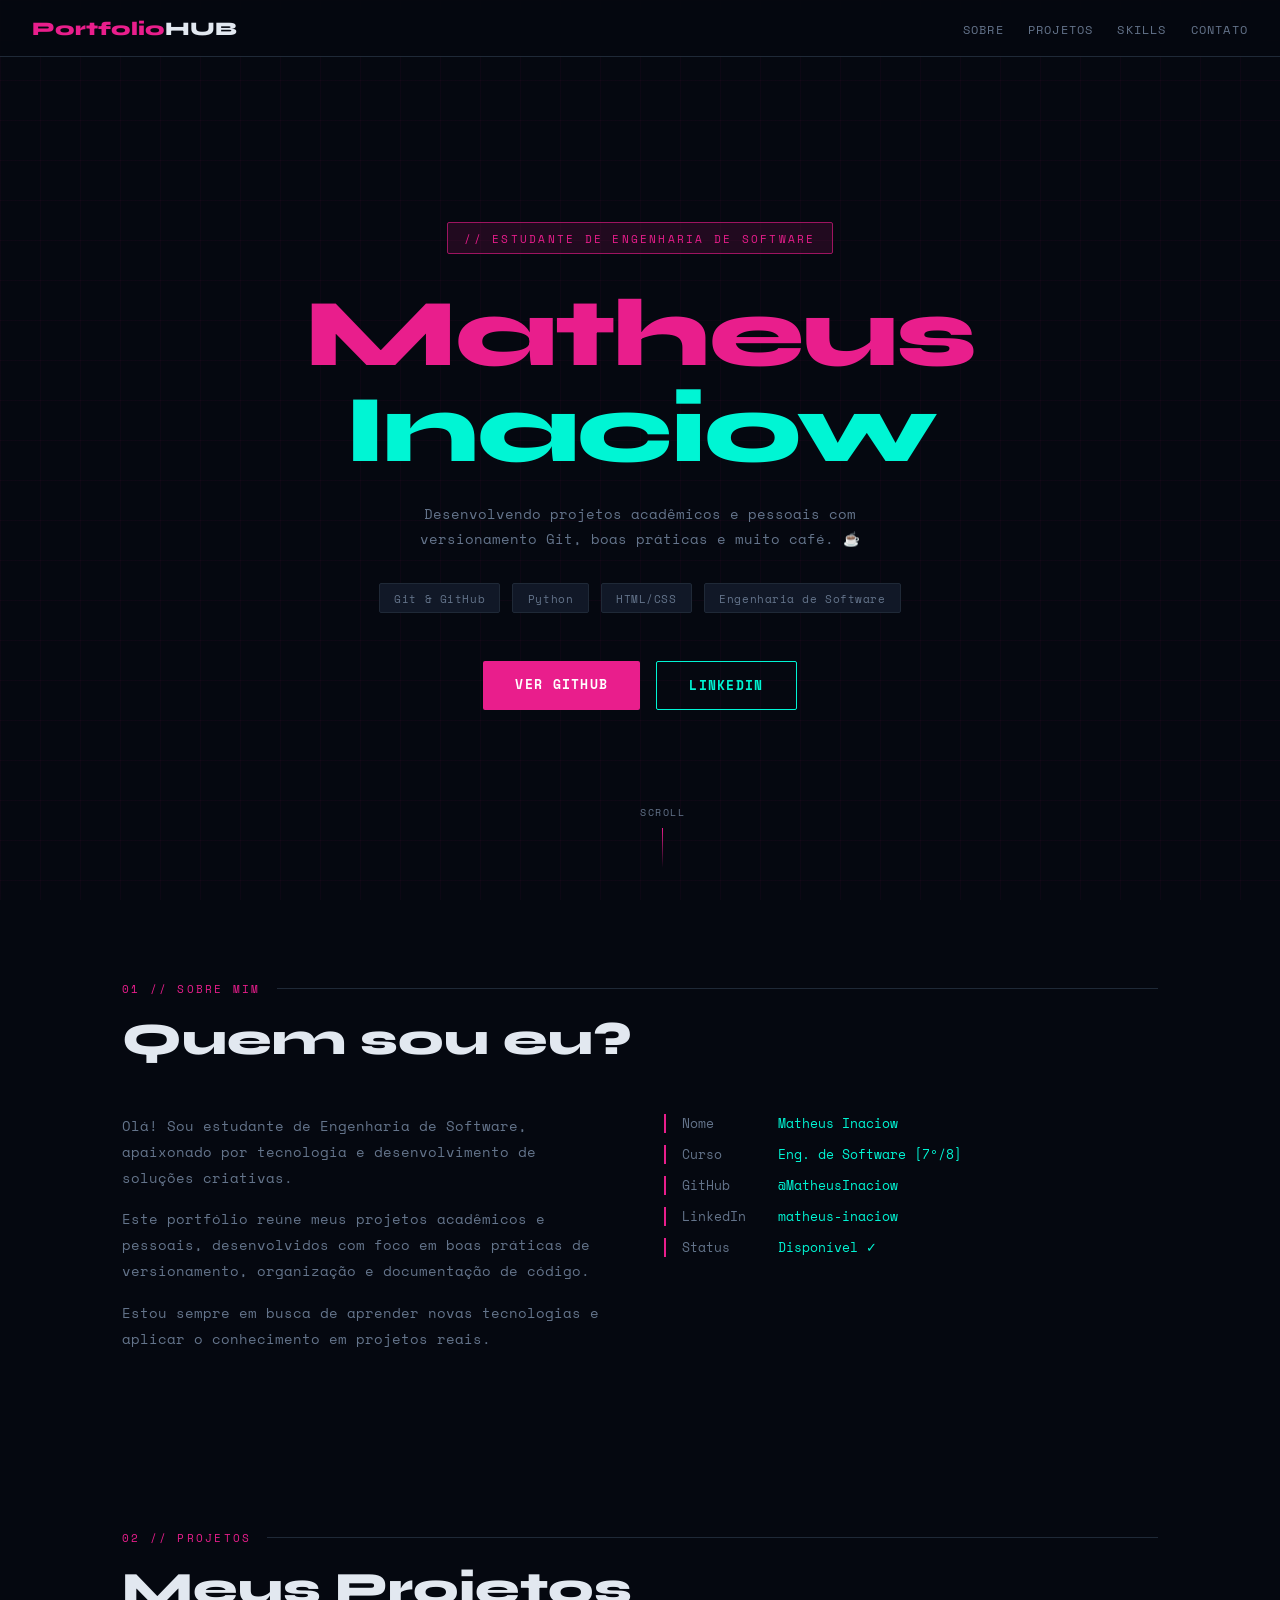
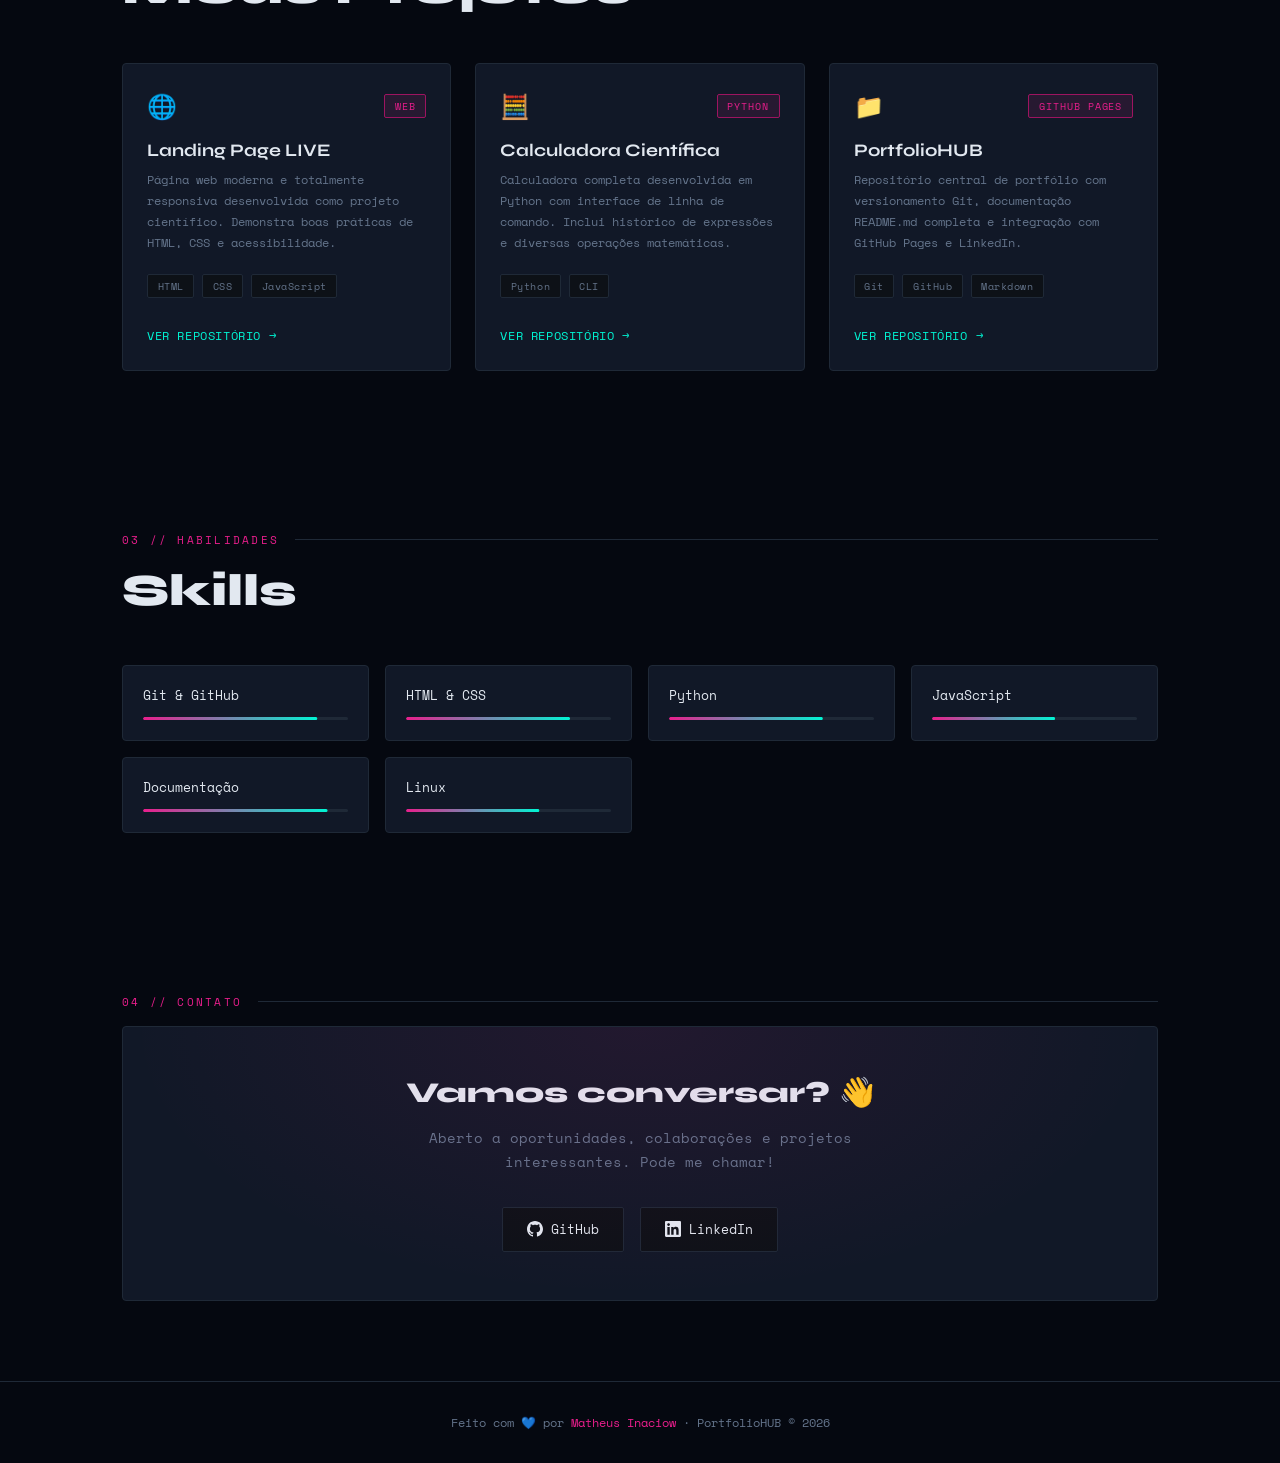
<file: index.html>
<!DOCTYPE html>
<html lang="pt-BR">
<head>
<meta charset="UTF-8">
<meta name="viewport" content="width=device-width, initial-scale=1.0">
<title>PortfolioHUB — Matheus Inaciow</title>
<link href="https://fonts.googleapis.com/css2?family=Space+Mono:wght@400;700&family=Syne:wght@400;600;800&display=swap" rel="stylesheet">
<style>
  :root {
    --bg: #050810;
    --surface: #0d1117;
    --card: #111827;
    --border: #1f2937;
    --pink: #e91e8c;
    --pink-dim: #9d1460;
    --cyan: #00f5d4;
    --yellow: #ffd60a;
    --text: #e2e8f0;
    --muted: #64748b;
    --mono: 'Space Mono', monospace;
    --display: 'Syne', sans-serif;
  }

  *, *::before, *::after { box-sizing: border-box; margin: 0; padding: 0; }

  html { scroll-behavior: smooth; }

  body {
    background: var(--bg);
    color: var(--text);
    font-family: var(--mono);
    overflow-x: hidden;
  }

  /* ── GRID BACKGROUND ── */
  body::before {
    content: '';
    position: fixed;
    inset: 0;
    background-image:
      linear-gradient(rgba(233,30,140,.04) 1px, transparent 1px),
      linear-gradient(90deg, rgba(233,30,140,.04) 1px, transparent 1px);
    background-size: 40px 40px;
    pointer-events: none;
    z-index: 0;
  }

  /* ── NAV ── */
  nav {
    position: fixed;
    top: 0; left: 0; right: 0;
    z-index: 100;
    display: flex;
    align-items: center;
    justify-content: space-between;
    padding: 1rem 2rem;
    background: rgba(5,8,16,.85);
    backdrop-filter: blur(12px);
    border-bottom: 1px solid var(--border);
  }

  .nav-logo {
    font-family: var(--display);
    font-size: 1.2rem;
    font-weight: 800;
    color: var(--text);
    text-decoration: none;
  }
  .nav-logo span { color: var(--pink); }

  .nav-links { display: flex; gap: 1.5rem; list-style: none; }
  .nav-links a {
    color: var(--muted);
    text-decoration: none;
    font-size: .75rem;
    letter-spacing: .1em;
    text-transform: uppercase;
    transition: color .2s;
  }
  .nav-links a:hover { color: var(--cyan); }

  /* ── HERO ── */
  .hero {
    position: relative;
    min-height: 100vh;
    display: flex;
    flex-direction: column;
    align-items: center;
    justify-content: center;
    text-align: center;
    padding: 6rem 2rem 4rem;
    z-index: 1;
  }

  .hero-tag {
    display: inline-block;
    background: rgba(233,30,140,.12);
    border: 1px solid var(--pink-dim);
    color: var(--pink);
    font-size: .7rem;
    letter-spacing: .2em;
    text-transform: uppercase;
    padding: .4rem 1rem;
    border-radius: 2px;
    margin-bottom: 2rem;
    animation: fadeUp .6s ease both;
  }

  .hero h1 {
    font-family: var(--display);
    font-size: clamp(2.5rem, 8vw, 6rem);
    font-weight: 800;
    line-height: 1;
    letter-spacing: -.02em;
    animation: fadeUp .6s .1s ease both;
  }
  .hero h1 .pink { color: var(--pink); }
  .hero h1 .cyan { color: var(--cyan); }

  .hero-sub {
    margin-top: 1.5rem;
    color: var(--muted);
    font-size: .85rem;
    max-width: 500px;
    line-height: 1.8;
    animation: fadeUp .6s .2s ease both;
  }

  .hero-badges {
    display: flex;
    gap: .75rem;
    flex-wrap: wrap;
    justify-content: center;
    margin-top: 2rem;
    animation: fadeUp .6s .3s ease both;
  }

  .badge {
    background: var(--card);
    border: 1px solid var(--border);
    padding: .35rem .9rem;
    border-radius: 2px;
    font-size: .7rem;
    color: var(--muted);
    letter-spacing: .05em;
  }

  .hero-cta {
    display: flex;
    gap: 1rem;
    flex-wrap: wrap;
    justify-content: center;
    margin-top: 3rem;
    animation: fadeUp .6s .4s ease both;
  }

  .btn-primary {
    background: var(--pink);
    color: #fff;
    border: none;
    padding: .85rem 2rem;
    font-family: var(--mono);
    font-size: .8rem;
    font-weight: 700;
    letter-spacing: .1em;
    text-transform: uppercase;
    text-decoration: none;
    cursor: pointer;
    border-radius: 2px;
    transition: background .2s, transform .15s;
  }
  .btn-primary:hover { background: var(--pink-dim); transform: translateY(-2px); }

  .btn-outline {
    background: transparent;
    color: var(--cyan);
    border: 1px solid var(--cyan);
    padding: .85rem 2rem;
    font-family: var(--mono);
    font-size: .8rem;
    font-weight: 700;
    letter-spacing: .1em;
    text-transform: uppercase;
    text-decoration: none;
    cursor: pointer;
    border-radius: 2px;
    transition: background .2s, transform .15s;
  }
  .btn-outline:hover { background: rgba(0,245,212,.08); transform: translateY(-2px); }

  /* ── SCROLL INDICATOR ── */
  .scroll-hint {
    position: absolute;
    bottom: 2rem;
    left: 50%;
    transform: translateX(-50%);
    display: flex;
    flex-direction: column;
    align-items: center;
    gap: .5rem;
    color: var(--muted);
    font-size: .65rem;
    letter-spacing: .15em;
    text-transform: uppercase;
    animation: fadeUp .6s .6s ease both;
  }
  .scroll-hint .line {
    width: 1px;
    height: 40px;
    background: linear-gradient(var(--pink), transparent);
    animation: lineGrow 1.5s ease-in-out infinite;
  }

  /* ── SECTIONS ── */
  section {
    position: relative;
    z-index: 1;
    padding: 5rem 2rem;
    max-width: 1100px;
    margin: 0 auto;
  }

  .section-label {
    display: flex;
    align-items: center;
    gap: 1rem;
    color: var(--pink);
    font-size: .7rem;
    letter-spacing: .2em;
    text-transform: uppercase;
    margin-bottom: 1rem;
  }
  .section-label::after {
    content: '';
    flex: 1;
    height: 1px;
    background: var(--border);
  }

  .section-title {
    font-family: var(--display);
    font-size: clamp(1.8rem, 4vw, 2.8rem);
    font-weight: 800;
    margin-bottom: 3rem;
  }

  /* ── SOBRE MIM ── */
  .about-grid {
    display: grid;
    grid-template-columns: 1fr 1fr;
    gap: 3rem;
    align-items: start;
  }
  @media (max-width: 700px) { .about-grid { grid-template-columns: 1fr; } }

  .about-text p {
    color: var(--muted);
    line-height: 1.9;
    font-size: .85rem;
    margin-bottom: 1rem;
  }

  .info-list { list-style: none; display: flex; flex-direction: column; gap: .75rem; }
  .info-list li {
    display: flex;
    gap: 1rem;
    font-size: .8rem;
    border-left: 2px solid var(--pink);
    padding-left: 1rem;
  }
  .info-list .label { color: var(--muted); min-width: 80px; }
  .info-list .value { color: var(--cyan); }

  /* ── PROJETOS ── */
  .projects-grid {
    display: grid;
    grid-template-columns: repeat(auto-fill, minmax(300px, 1fr));
    gap: 1.5rem;
  }

  .project-card {
    background: var(--card);
    border: 1px solid var(--border);
    border-radius: 4px;
    padding: 1.5rem;
    transition: border-color .2s, transform .2s;
    position: relative;
    overflow: hidden;
  }
  .project-card::before {
    content: '';
    position: absolute;
    top: 0; left: 0;
    width: 100%; height: 2px;
    background: var(--pink);
    transform: scaleX(0);
    transform-origin: left;
    transition: transform .3s;
  }
  .project-card:hover { border-color: var(--pink-dim); transform: translateY(-4px); }
  .project-card:hover::before { transform: scaleX(1); }

  .card-header { display: flex; align-items: center; justify-content: space-between; margin-bottom: 1rem; }
  .card-icon { font-size: 1.5rem; }
  .card-tag {
    background: rgba(233,30,140,.1);
    border: 1px solid var(--pink-dim);
    color: var(--pink);
    font-size: .6rem;
    letter-spacing: .1em;
    text-transform: uppercase;
    padding: .25rem .6rem;
    border-radius: 2px;
  }

  .card-title {
    font-family: var(--display);
    font-size: 1.1rem;
    font-weight: 700;
    margin-bottom: .5rem;
  }

  .card-desc { color: var(--muted); font-size: .78rem; line-height: 1.7; margin-bottom: 1.25rem; }

  .card-techs { display: flex; gap: .5rem; flex-wrap: wrap; margin-bottom: 1.5rem; }
  .tech-pill {
    background: var(--surface);
    border: 1px solid var(--border);
    color: var(--muted);
    font-size: .65rem;
    padding: .2rem .6rem;
    border-radius: 2px;
    letter-spacing: .05em;
  }

  .card-link {
    display: inline-flex;
    align-items: center;
    gap: .5rem;
    color: var(--cyan);
    font-size: .75rem;
    text-decoration: none;
    letter-spacing: .05em;
    text-transform: uppercase;
    transition: gap .2s;
  }
  .card-link:hover { gap: .75rem; }
  .card-link::after { content: '→'; }

  /* ── SKILLS ── */
  .skills-grid {
    display: grid;
    grid-template-columns: repeat(auto-fill, minmax(200px, 1fr));
    gap: 1rem;
  }

  .skill-item {
    background: var(--card);
    border: 1px solid var(--border);
    padding: 1.25rem;
    border-radius: 4px;
    transition: border-color .2s;
  }
  .skill-item:hover { border-color: var(--cyan); }

  .skill-name { font-size: .8rem; margin-bottom: .75rem; }
  .skill-bar {
    height: 3px;
    background: var(--border);
    border-radius: 2px;
    overflow: hidden;
  }
  .skill-fill {
    height: 100%;
    background: linear-gradient(90deg, var(--pink), var(--cyan));
    border-radius: 2px;
    transform: scaleX(0);
    transform-origin: left;
    transition: transform 1s ease;
  }
  .skill-item.visible .skill-fill { transform: scaleX(1); }

  /* ── CONTATO ── */
  .contact-box {
    background: var(--card);
    border: 1px solid var(--border);
    border-radius: 4px;
    padding: 3rem;
    text-align: center;
    position: relative;
    overflow: hidden;
  }
  .contact-box::before {
    content: '';
    position: absolute;
    inset: 0;
    background: radial-gradient(ellipse at 50% 0%, rgba(233,30,140,.08) 0%, transparent 70%);
    pointer-events: none;
  }

  .contact-box h3 {
    font-family: var(--display);
    font-size: 1.8rem;
    font-weight: 800;
    margin-bottom: 1rem;
  }
  .contact-box p { color: var(--muted); font-size: .85rem; line-height: 1.8; margin-bottom: 2rem; max-width: 500px; margin-inline: auto; margin-bottom: 2rem; }

  .contact-links { display: flex; gap: 1rem; justify-content: center; flex-wrap: wrap; }
  .contact-link {
    display: flex;
    align-items: center;
    gap: .5rem;
    background: var(--surface);
    border: 1px solid var(--border);
    color: var(--text);
    text-decoration: none;
    padding: .75rem 1.5rem;
    border-radius: 2px;
    font-size: .8rem;
    transition: border-color .2s, color .2s;
  }
  .contact-link:hover { border-color: var(--pink); color: var(--pink); }

  /* ── FOOTER ── */
  footer {
    position: relative;
    z-index: 1;
    border-top: 1px solid var(--border);
    padding: 2rem;
    text-align: center;
    color: var(--muted);
    font-size: .75rem;
  }
  footer span { color: var(--pink); }

  /* ── ANIMATIONS ── */
  @keyframes fadeUp {
    from { opacity: 0; transform: translateY(20px); }
    to   { opacity: 1; transform: translateY(0); }
  }
  @keyframes lineGrow {
    0%, 100% { opacity: .3; transform: scaleY(1); }
    50%       { opacity: 1; transform: scaleY(1.3); }
  }

  .reveal {
    opacity: 0;
    transform: translateY(30px);
    transition: opacity .6s ease, transform .6s ease;
  }
  .reveal.visible { opacity: 1; transform: translateY(0); }
</style>
</head>
<body>

<!-- NAV -->
<nav>
  <a class="nav-logo" href="#"><span>Portfolio</span>HUB</a>
  <ul class="nav-links">
    <li><a href="#sobre">Sobre</a></li>
    <li><a href="#projetos">Projetos</a></li>
    <li><a href="#skills">Skills</a></li>
    <li><a href="#contato">Contato</a></li>
  </ul>
</nav>

<!-- HERO -->
<div class="hero">
  <div class="hero-tag">// estudante de engenharia de software</div>
  <h1>
    <span class="pink">Matheus</span><br>
    <span class="cyan">Inaciow</span>
  </h1>
  <p class="hero-sub">
    Desenvolvendo projetos acadêmicos e pessoais com versionamento Git, boas práticas e muito café. ☕
  </p>
  <div class="hero-badges">
    <span class="badge">Git & GitHub</span>
    <span class="badge">Python</span>
    <span class="badge">HTML/CSS</span>
    <span class="badge">Engenharia de Software</span>
  </div>
  <div class="hero-cta">
    <a class="btn-primary" href="https://github.com/MatheusInaciow" target="_blank">Ver GitHub</a>
    <a class="btn-outline" href="https://www.linkedin.com/in/matheus-inaciow-3b5a30269/" target="_blank">LinkedIn</a>
  </div>
  <div class="scroll-hint">
    <span>scroll</span>
    <div class="line"></div>
  </div>
</div>

<!-- SOBRE MIM -->
<section id="sobre">
  <div class="section-label">01 // sobre mim</div>
  <h2 class="section-title reveal">Quem sou eu?</h2>
  <div class="about-grid reveal">
    <div class="about-text">
      <p>Olá! Sou estudante de Engenharia de Software, apaixonado por tecnologia e desenvolvimento de soluções criativas.</p>
      <p>Este portfólio reúne meus projetos acadêmicos e pessoais, desenvolvidos com foco em boas práticas de versionamento, organização e documentação de código.</p>
      <p>Estou sempre em busca de aprender novas tecnologias e aplicar o conhecimento em projetos reais.</p>
    </div>
    <ul class="info-list">
      <li><span class="label">Nome</span><span class="value">Matheus Inaciow</span></li>
      <li><span class="label">Curso</span><span class="value">Eng. de Software [7º/8]</span></li>
      <li><span class="label">GitHub</span><span class="value">@MatheusInaciow</span></li>
      <li><span class="label">LinkedIn</span><span class="value">matheus-inaciow</span></li>
      <li><span class="label">Status</span><span class="value">Disponível ✓</span></li>
    </ul>
  </div>
</section>

<!-- PROJETOS -->
<section id="projetos">
  <div class="section-label">02 // projetos</div>
  <h2 class="section-title reveal">Meus Projetos</h2>
  <div class="projects-grid">

    <div class="project-card reveal">
      <div class="card-header">
        <span class="card-icon">🌐</span>
        <span class="card-tag">Web</span>
      </div>
      <div class="card-title">Landing Page LIVE</div>
      <p class="card-desc">Página web moderna e totalmente responsiva desenvolvida como projeto científico. Demonstra boas práticas de HTML, CSS e acessibilidade.</p>
      <div class="card-techs">
        <span class="tech-pill">HTML</span>
        <span class="tech-pill">CSS</span>
        <span class="tech-pill">JavaScript</span>
      </div>
      <a class="card-link" href="https://github.com/MatheusInaciow/PortfolioHUB" target="_blank">Ver repositório</a>
    </div>

    <div class="project-card reveal">
      <div class="card-header">
        <span class="card-icon">🧮</span>
        <span class="card-tag">Python</span>
      </div>
      <div class="card-title">Calculadora Científica</div>
      <p class="card-desc">Calculadora completa desenvolvida em Python com interface de linha de comando. Inclui histórico de expressões e diversas operações matemáticas.</p>
      <div class="card-techs">
        <span class="tech-pill">Python</span>
        <span class="tech-pill">CLI</span>
      </div>
      <a class="card-link" href="https://github.com/MatheusInaciow/PortfolioHUB" target="_blank">Ver repositório</a>
    </div>

    <div class="project-card reveal">
      <div class="card-header">
        <span class="card-icon">📁</span>
        <span class="card-tag">GitHub Pages</span>
      </div>
      <div class="card-title">PortfolioHUB</div>
      <p class="card-desc">Repositório central de portfólio com versionamento Git, documentação README.md completa e integração com GitHub Pages e LinkedIn.</p>
      <div class="card-techs">
        <span class="tech-pill">Git</span>
        <span class="tech-pill">GitHub</span>
        <span class="tech-pill">Markdown</span>
      </div>
      <a class="card-link" href="https://github.com/MatheusInaciow/PortfolioHUB" target="_blank">Ver repositório</a>
    </div>

  </div>
</section>

<!-- SKILLS -->
<section id="skills">
  <div class="section-label">03 // habilidades</div>
  <h2 class="section-title reveal">Skills</h2>
  <div class="skills-grid">
    <div class="skill-item reveal"><div class="skill-name">Git & GitHub</div><div class="skill-bar"><div class="skill-fill" style="--w:.85"></div></div></div>
    <div class="skill-item reveal"><div class="skill-name">HTML & CSS</div><div class="skill-bar"><div class="skill-fill" style="--w:.80"></div></div></div>
    <div class="skill-item reveal"><div class="skill-name">Python</div><div class="skill-bar"><div class="skill-fill" style="--w:.75"></div></div></div>
    <div class="skill-item reveal"><div class="skill-name">JavaScript</div><div class="skill-bar"><div class="skill-fill" style="--w:.60"></div></div></div>
    <div class="skill-item reveal"><div class="skill-name">Documentação</div><div class="skill-bar"><div class="skill-fill" style="--w:.90"></div></div></div>
    <div class="skill-item reveal"><div class="skill-name">Linux</div><div class="skill-bar"><div class="skill-fill" style="--w:.65"></div></div></div>
  </div>
</section>

<!-- CONTATO -->
<section id="contato">
  <div class="section-label">04 // contato</div>
  <div class="contact-box reveal">
    <h3>Vamos conversar? 👋</h3>
    <p>Aberto a oportunidades, colaborações e projetos interessantes. Pode me chamar!</p>
    <div class="contact-links">
      <a class="contact-link" href="https://github.com/MatheusInaciow" target="_blank">
        <svg width="16" height="16" viewBox="0 0 24 24" fill="currentColor"><path d="M12 0C5.37 0 0 5.37 0 12c0 5.3 3.438 9.8 8.205 11.385.6.113.82-.258.82-.577 0-.285-.01-1.04-.015-2.04-3.338.724-4.042-1.61-4.042-1.61-.546-1.385-1.335-1.755-1.335-1.755-1.087-.744.084-.729.084-.729 1.205.084 1.838 1.236 1.838 1.236 1.07 1.835 2.809 1.305 3.495.998.108-.776.417-1.305.76-1.605-2.665-.3-5.466-1.332-5.466-5.93 0-1.31.465-2.38 1.235-3.22-.135-.303-.54-1.523.105-3.176 0 0 1.005-.322 3.3 1.23.96-.267 1.98-.399 3-.405 1.02.006 2.04.138 3 .405 2.28-1.552 3.285-1.23 3.285-1.23.645 1.653.24 2.873.12 3.176.765.84 1.23 1.91 1.23 3.22 0 4.61-2.805 5.625-5.475 5.92.42.36.81 1.096.81 2.22 0 1.605-.015 2.896-.015 3.286 0 .315.21.69.825.57C20.565 21.795 24 17.295 24 12c0-6.63-5.37-12-12-12"/></svg>
        GitHub
      </a>
      <a class="contact-link" href="https://www.linkedin.com/in/matheus-inaciow-3b5a30269/" target="_blank">
        <svg width="16" height="16" viewBox="0 0 24 24" fill="currentColor"><path d="M20.447 20.452h-3.554v-5.569c0-1.328-.027-3.037-1.852-3.037-1.853 0-2.136 1.445-2.136 2.939v5.667H9.351V9h3.414v1.561h.046c.477-.9 1.637-1.85 3.37-1.85 3.601 0 4.267 2.37 4.267 5.455v6.286zM5.337 7.433c-1.144 0-2.063-.926-2.063-2.065 0-1.138.92-2.063 2.063-2.063 1.14 0 2.064.925 2.064 2.063 0 1.139-.925 2.065-2.064 2.065zm1.782 13.019H3.555V9h3.564v11.452zM22.225 0H1.771C.792 0 0 .774 0 1.729v20.542C0 23.227.792 24 1.771 24h20.451C23.2 24 24 23.227 24 22.271V1.729C24 .774 23.2 0 22.222 0h.003z"/></svg>
        LinkedIn
      </a>
    </div>
  </div>
</section>

<footer>
  <p>Feito com 💙 por <span>Matheus Inaciow</span> · PortfolioHUB © 2026</p>
</footer>

<script>
  // Reveal on scroll
  const reveals = document.querySelectorAll('.reveal');
  const observer = new IntersectionObserver((entries) => {
    entries.forEach(e => {
      if (e.isIntersecting) {
        e.target.classList.add('visible');
        // Animate skill bars
        const fill = e.target.querySelector('.skill-fill');
        if (fill) fill.style.transform = `scaleX(${getComputedStyle(fill).getPropertyValue('--w') || 1})`;
      }
    });
  }, { threshold: 0.15 });
  reveals.forEach(r => observer.observe(r));

  // Skill bars via CSS custom property
  document.querySelectorAll('.skill-fill').forEach(el => {
    const w = el.style.getPropertyValue('--w');
    el.style.removeProperty('--w');
    el.dataset.width = w;
  });

  // Re-observe to animate bars
  document.querySelectorAll('.skill-item').forEach(item => {
    const obs = new IntersectionObserver((entries) => {
      entries.forEach(e => {
        if (e.isIntersecting) {
          const fill = e.target.querySelector('.skill-fill');
          if (fill) {
            fill.style.transform = `scaleX(${fill.dataset.width})`;
          }
          e.target.classList.add('visible');
        }
      });
    }, { threshold: 0.3 });
    obs.observe(item);
  });
</script>
</body>
</html>
</file>
